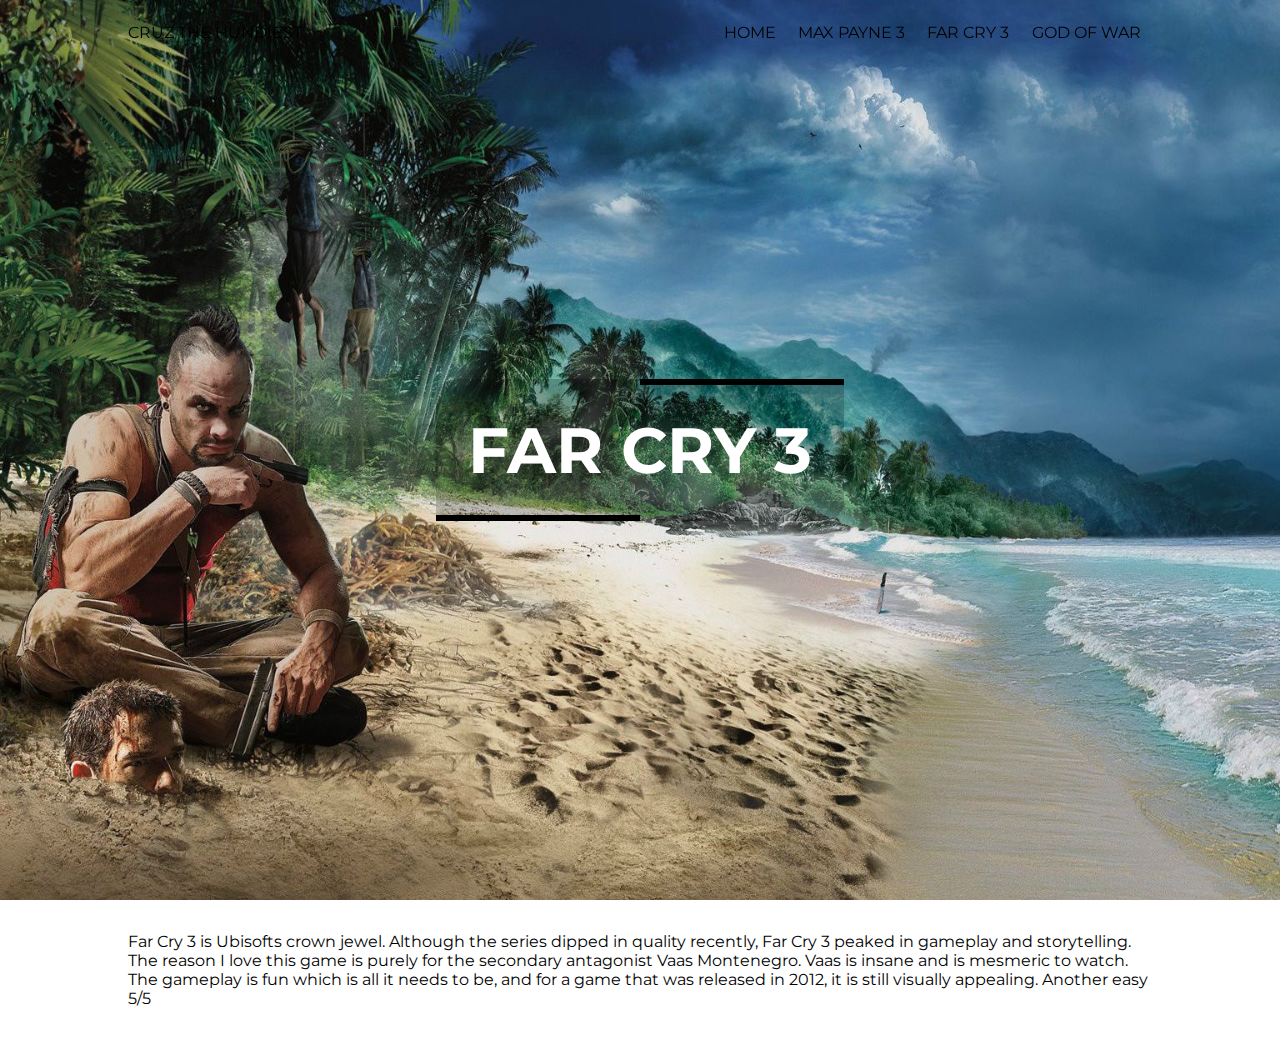
<file: docs/farcry3.html>
<!DOCTYPE html>
<html lang="en">
  <head>
    <meta charset="UTF-8" />
    <meta name="viewport" content="width=device-width, initial-scale=1.0" />
    <link rel="stylesheet" href="css/main.css" />
    <title>Ol Mate Reviews</title>
  </head>
  <body class="class-for-index">
    <header class="main-header">
      <div class="logo">
        <a href="index.html">Cruz the Hundiest</a>
      </div>

      <input type="checkbox" class="menu-btn" id="menu-btn" />
      <label for="menu-btn" class="menu-icon">
        <span class="menu-icon__line"></span>
      </label>

      <ul class="nav-links">
        <li class="nav-link">
          <a href="index.html">Home</a>
        </li>
        <li class="nav-link">
          <a href="maxpayne3.html">Max Payne 3</a>
        </li>
        <li class="nav-link">
          <a href="farcry3.html">Far Cry 3</a>
        </li>
        <li class="nav-link">
          <a href="godofwar.html">God of War</a>
        </li>
      </ul>
    </header>

    <div class="farcry3">
      <h1>Far Cry 3</h1>
    </div>

    <div class="container">
      <p>
        Far Cry 3 is Ubisofts crown jewel. Although the series dipped in quality recently, Far Cry 3 peaked in gameplay and storytelling. The reason I love this game is purely for the secondary antagonist Vaas Montenegro. Vaas is insane and is mesmeric to watch. The gameplay is fun which is all it needs to be, and for a game that was released in 2012, it is still visually appealing. Another easy 5/5 
      </p>
      <p>
        
      </p>
    </div>

    <script src="js/main.js"></script>
  </body>
</html>
</file>
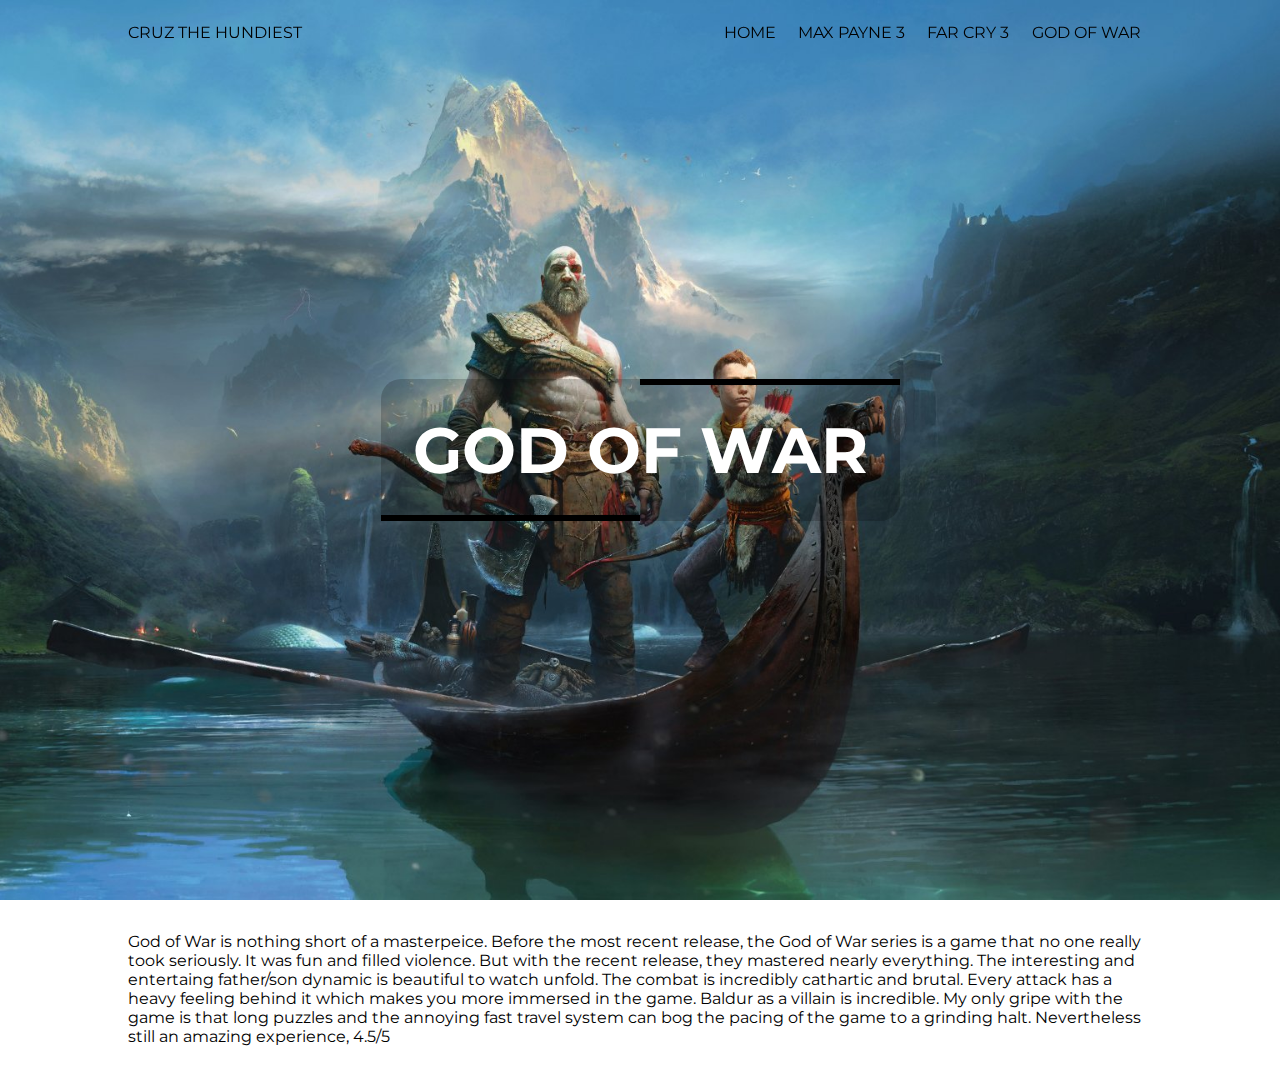
<file: docs/godofwar.html>
<!DOCTYPE html>
<html lang="en">
  <head>
    <meta charset="UTF-8" />
    <meta name="viewport" content="width=device-width, initial-scale=1.0" />
    <link rel="stylesheet" href="css/main.css" />
    <title>Ol Mate Reviews</title>
  </head>
  <body class="class-for-index">
    <header class="main-header">
      <div class="logo">
        <a href="index.html">Cruz the Hundiest</a>
      </div>

      <input type="checkbox" class="menu-btn" id="menu-btn" />
      <label for="menu-btn" class="menu-icon">
        <span class="menu-icon__line"></span>
      </label>

      <ul class="nav-links">
        <li class="nav-link">
          <a href="index.html">Home</a>
        </li>
        <li class="nav-link">
          <a href="maxpayne3.html">Max Payne 3</a>
        </li>
        <li class="nav-link">
          <a href="farcry3.html">Far Cry 3</a>
        </li>
        <li class="nav-link">
          <a href="godofwar.html">God of War</a>
        </li>
      </ul>
    </header>

    <div class="godofwar">
      <h1>God of War</h1>
    </div>

    <div class="container">
      <p>God of War is nothing short of a masterpeice. Before the most recent release, the God of War series is a game that no one really took seriously. It was fun and filled violence. But with the recent release, they mastered nearly everything. The interesting and entertaing father/son dynamic is beautiful to watch unfold. The combat is incredibly cathartic and brutal. Every attack has a heavy feeling behind it which makes you more immersed in the game. Baldur as a villain is incredible. My only gripe with the game is that long puzzles and the annoying fast travel system can bog the pacing of the game to a grinding halt. Nevertheless still an amazing experience, 4.5/5 
      </p>
      <p>
        
      </p>
    </div>

    <script src="js/main.js"></script>
  </body>
</html>
</file>
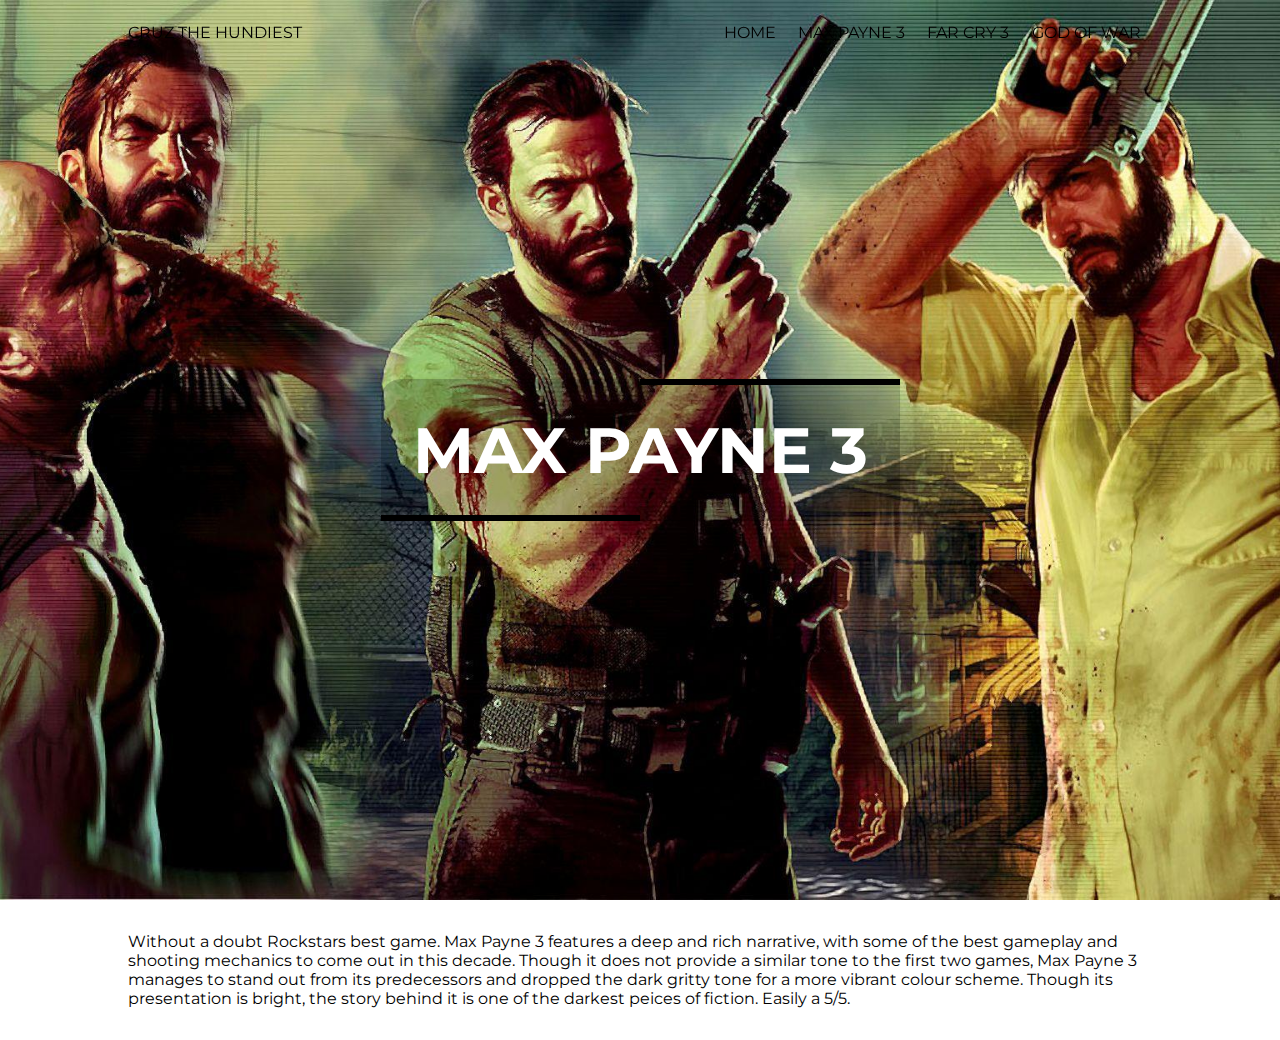
<file: docs/maxpayne3.html>
<!DOCTYPE html>
<html lang="en">
  <head>
    <meta charset="UTF-8" />
    <meta name="viewport" content="width=device-width, initial-scale=1.0" />
    <link rel="stylesheet" href="css/main.css" />
    <title>Ol Mate Reviews</title>
  </head>
  <body class="class-for-index">
    <header class="main-header">
      <div class="logo">
        <a href="index.html">Cruz the Hundiest</a>
      </div>

      <input type="checkbox" class="menu-btn" id="menu-btn" />
      <label for="menu-btn" class="menu-icon">
        <span class="menu-icon__line"></span>
      </label>

      <ul class="nav-links">
        <li class="nav-link">
          <a href="index.html">Home</a>
        </li>
        <li class="nav-link">
          <a href="maxpayne3.html">Max Payne 3</a>
        </li>
        <li class="nav-link">
          <a href="farcry3.html">Far Cry 3</a>
        </li>
        <li class="nav-link">
          <a href="godofwar.html">God of War</a>
        </li>
      </ul>
    </header>

    <div class="maxpayne3">
      <h1>Max Payne 3</h1>
    </div>

    <div class="container">
      <p>
        Without a doubt Rockstars best game. Max Payne 3 features a deep and rich narrative, with some of the best gameplay and shooting mechanics to come out in this decade. Though it does not provide a similar tone to the first two games, Max Payne 3 manages to stand out from its predecessors and dropped the dark gritty tone for a more vibrant colour scheme. Though its presentation is bright, the story behind it is one of the darkest peices of fiction. Easily a 5/5.
      </p>
      <p>
        
      </p>
    </div>

    <script src="js/main.js"></script>
  </body>
</html>
</file>
<file: docs/css/main.css>
@import url("https://fonts.googleapis.com/css?family=Montserrat&display=swap");
.hero {
  height: 100vh;
  background: url("../img/bgimg.jpg") no-repeat bottom center;
  background-size: cover;
  display: -webkit-box;
  display: -ms-flexbox;
  display: flex;
  -webkit-box-pack: center;
      -ms-flex-pack: center;
          justify-content: center;
  -webkit-box-align: center;
      -ms-flex-align: center;
          align-items: center;
  padding: 0 10vw;
  color: #fff;
}

.hero h1 {
  position: relative;
  font-size: 4rem;
  text-transform: uppercase;
  text-align: center;
  background: rgba(0, 0, 0, 0.2);
  padding: 2rem;
  border-radius: 20px 0;
}

.hero h1::before, .hero h1::after {
  content: "";
  position: absolute;
  top: 0;
  height: 100%;
  width: 50%;
}

.hero h1::before {
  left: 0;
  border-bottom: 6px solid #000;
}

.hero h1::after {
  right: 0;
  border-top: 6px solid #000;
}

.main-header {
  position: fixed;
  display: -webkit-box;
  display: -ms-flexbox;
  display: flex;
  -webkit-box-pack: justify;
      -ms-flex-pack: justify;
          justify-content: space-between;
  -webkit-box-align: center;
      -ms-flex-align: center;
          align-items: center;
  height: 65px;
  width: 100vw;
  padding: 0 10vw;
  color: #000;
  z-index: 1;
  -webkit-transition: 0.4s ease-out;
  transition: 0.4s ease-out;
}

.main-header a {
  text-decoration: none;
  color: inherit;
  text-transform: uppercase;
}

.main-header .nav-links {
  display: -webkit-box;
  display: -ms-flexbox;
  display: flex;
  list-style: none;
}

.main-header .nav-links .nav-link {
  -webkit-transition: opacity 0.4s ease-in-out, -webkit-transform 0.6s cubic-bezier(0.175, 0.885, 0.32, 1.275);
  transition: opacity 0.4s ease-in-out, -webkit-transform 0.6s cubic-bezier(0.175, 0.885, 0.32, 1.275);
  transition: opacity 0.4s ease-in-out, transform 0.6s cubic-bezier(0.175, 0.885, 0.32, 1.275);
  transition: opacity 0.4s ease-in-out, transform 0.6s cubic-bezier(0.175, 0.885, 0.32, 1.275), -webkit-transform 0.6s cubic-bezier(0.175, 0.885, 0.32, 1.275);
}

.main-header .nav-links .nav-link:nth-of-type(2) {
  -webkit-transition-delay: 0.1s;
          transition-delay: 0.1s;
}

.main-header .nav-links .nav-link:nth-of-type(3) {
  -webkit-transition-delay: 0.2s;
          transition-delay: 0.2s;
}

.main-header .nav-links .nav-link:nth-of-type(4) {
  -webkit-transition-delay: 0.3s;
          transition-delay: 0.3s;
}

.main-header .nav-links .nav-link a {
  margin: 0.2rem;
  padding: 1rem 0.5rem;
}

.main-header .nav-links .nav-link a:hover {
  background: rgba(255, 255, 255, 0.2);
}

.main-header .menu-icon {
  position: relative;
  padding: 26px 10px;
  cursor: pointer;
  z-index: 1;
  display: none;
}

.main-header .menu-icon__line {
  display: block;
  position: relative;
  background: #000;
  height: 2px;
  width: 20px;
  border-radius: 4px;
}

.main-header .menu-icon__line::before, .main-header .menu-icon__line::after {
  content: "";
  position: absolute;
  height: 100%;
  width: 100%;
  border-radius: 4px;
  background: #000;
  -webkit-transition: background 0.8s ease;
  transition: background 0.8s ease;
}

.main-header .menu-icon__line::before {
  -webkit-transform: translateY(-5px);
          transform: translateY(-5px);
}

.main-header .menu-icon__line::after {
  -webkit-transform: translateY(5px);
          transform: translateY(5px);
}

.main-header .menu-btn {
  position: absolute;
  top: -100px;
}

.main-header .menu-btn:focus ~ .menu-icon .menu-icon__line::before {
  -webkit-transform: translateY(-7px);
          transform: translateY(-7px);
}

.main-header .menu-btn:focus ~ .menu-icon .menu-icon__line::after {
  -webkit-transform: translateY(7px);
          transform: translateY(7px);
}

.main-header.scrolled {
  height: 50px;
  background: rgba(0, 0, 0, 0.9);
  color: #fff;
}

.main-header.scrolled .menu-icon__line, .main-header.scrolled .menu-icon__line::before, .main-header.scrolled .menu-icon__line::after {
  background: #fff;
}

@media screen and (max-width: 767px) {
  .main-header .menu-icon {
    display: block;
  }
  .main-header .menu-icon__line {
    -webkit-animation: closedMid 0.8s backwards;
            animation: closedMid 0.8s backwards;
    animation-direction: reverse;
  }
  .main-header .menu-icon__line::before {
    -webkit-animation: closedTop 0.8s backwards;
            animation: closedTop 0.8s backwards;
    animation-direction: reverse;
  }
  .main-header .menu-icon__line::after {
    -webkit-animation: closedBtm 0.8s backwards;
            animation: closedBtm 0.8s backwards;
    animation-direction: reverse;
  }
  .main-header .nav-links {
    position: absolute;
    top: 0;
    left: 0;
    opacity: 0;
    -webkit-box-orient: vertical;
    -webkit-box-direction: normal;
        -ms-flex-direction: column;
            flex-direction: column;
    -webkit-box-pack: space-evenly;
        -ms-flex-pack: space-evenly;
            justify-content: space-evenly;
    -webkit-box-align: center;
        -ms-flex-align: center;
            align-items: center;
    padding: 10rem 0;
    width: 100vw;
    height: 100vh;
    font-size: 2rem;
    color: #fff;
    background: #272727;
    -webkit-transition: opacity 0.8s 0.5s, -webkit-clip-path 1s 0.5s;
    transition: opacity 0.8s 0.5s, -webkit-clip-path 1s 0.5s;
    transition: opacity 0.8s 0.5s, clip-path 1s 0.5s;
    transition: opacity 0.8s 0.5s, clip-path 1s 0.5s, -webkit-clip-path 1s 0.5s;
    -webkit-clip-path: circle(200px at top right);
            clip-path: circle(200px at top right);
  }
  .main-header .nav-links .nav-link {
    opacity: 0;
    -webkit-transform: translateX(100%);
            transform: translateX(100%);
    width: 100%;
    text-align: center;
  }
  .main-header .nav-links .nav-link a {
    display: block;
    padding: 2rem 0;
  }
  .main-header .menu-btn:checked ~ .nav-links {
    opacity: 1;
    -webkit-clip-path: circle(100% at center);
            clip-path: circle(100% at center);
  }
  .main-header .menu-btn:checked ~ .nav-links .nav-link {
    opacity: 1;
    -webkit-transform: translateX(0);
            transform: translateX(0);
    -webkit-transition: opacity 0.4s ease-in-out 1s, -webkit-transform 0.6s cubic-bezier(0.175, 0.885, 0.32, 1.275);
    transition: opacity 0.4s ease-in-out 1s, -webkit-transform 0.6s cubic-bezier(0.175, 0.885, 0.32, 1.275);
    transition: opacity 0.4s ease-in-out 1s, transform 0.6s cubic-bezier(0.175, 0.885, 0.32, 1.275);
    transition: opacity 0.4s ease-in-out 1s, transform 0.6s cubic-bezier(0.175, 0.885, 0.32, 1.275), -webkit-transform 0.6s cubic-bezier(0.175, 0.885, 0.32, 1.275);
  }
  .main-header .menu-btn:checked ~ .nav-links .nav-link:nth-of-type(1) {
    -webkit-transition-delay: 0.7s;
            transition-delay: 0.7s;
  }
  .main-header .menu-btn:checked ~ .nav-links .nav-link:nth-of-type(2) {
    -webkit-transition-delay: 0.8s;
            transition-delay: 0.8s;
  }
  .main-header .menu-btn:checked ~ .nav-links .nav-link:nth-of-type(3) {
    -webkit-transition-delay: 0.9s;
            transition-delay: 0.9s;
  }
  .main-header .menu-btn:checked ~ .nav-links .nav-link:nth-of-type(4) {
    -webkit-transition-delay: 1s;
            transition-delay: 1s;
  }
  .main-header .menu-btn:checked ~ .menu-icon {
    border-radius: 50%;
    -webkit-animation: pulse 1s;
            animation: pulse 1s;
  }
  .main-header .menu-btn:checked ~ .menu-icon .menu-icon__line {
    background: #fff;
    -webkit-animation: openMid 0.8s forwards;
            animation: openMid 0.8s forwards;
  }
  .main-header .menu-btn:checked ~ .menu-icon .menu-icon__line::before {
    background: #fff;
    -webkit-animation: openTop 0.8s forwards;
            animation: openTop 0.8s forwards;
  }
  .main-header .menu-btn:checked ~ .menu-icon .menu-icon__line::after {
    background: #fff;
    -webkit-animation: openBtm 0.8s forwards;
            animation: openBtm 0.8s forwards;
  }
  .hero h1 {
    font-size: 2rem;
  }
}

@-webkit-keyframes pulse {
  from {
    -webkit-box-shadow: 0 0 0 0px rgba(255, 255, 255, 0.6);
            box-shadow: 0 0 0 0px rgba(255, 255, 255, 0.6);
    background: rgba(255, 255, 255, 0.6);
  }
  to {
    -webkit-box-shadow: 0 0 0 1000px rgba(255, 255, 255, 0);
            box-shadow: 0 0 0 1000px rgba(255, 255, 255, 0);
    background: rgba(255, 255, 255, 0);
  }
}

@keyframes pulse {
  from {
    -webkit-box-shadow: 0 0 0 0px rgba(255, 255, 255, 0.6);
            box-shadow: 0 0 0 0px rgba(255, 255, 255, 0.6);
    background: rgba(255, 255, 255, 0.6);
  }
  to {
    -webkit-box-shadow: 0 0 0 1000px rgba(255, 255, 255, 0);
            box-shadow: 0 0 0 1000px rgba(255, 255, 255, 0);
    background: rgba(255, 255, 255, 0);
  }
}

@-webkit-keyframes openTop {
  0% {
    -webkit-transform: translateY(-5px) rotate(0deg);
            transform: translateY(-5px) rotate(0deg);
  }
  50% {
    -webkit-transform: translateY(0px) rotate(0deg);
            transform: translateY(0px) rotate(0deg);
  }
  100% {
    -webkit-transform: translateY(0px) rotate(90deg);
            transform: translateY(0px) rotate(90deg);
  }
}

@keyframes openTop {
  0% {
    -webkit-transform: translateY(-5px) rotate(0deg);
            transform: translateY(-5px) rotate(0deg);
  }
  50% {
    -webkit-transform: translateY(0px) rotate(0deg);
            transform: translateY(0px) rotate(0deg);
  }
  100% {
    -webkit-transform: translateY(0px) rotate(90deg);
            transform: translateY(0px) rotate(90deg);
  }
}

@-webkit-keyframes closedTop {
  0% {
    -webkit-transform: translateY(-5px) rotate(0deg);
            transform: translateY(-5px) rotate(0deg);
  }
  50% {
    -webkit-transform: translateY(0px) rotate(0deg);
            transform: translateY(0px) rotate(0deg);
  }
  100% {
    -webkit-transform: translateY(0px) rotate(90deg);
            transform: translateY(0px) rotate(90deg);
  }
}

@keyframes closedTop {
  0% {
    -webkit-transform: translateY(-5px) rotate(0deg);
            transform: translateY(-5px) rotate(0deg);
  }
  50% {
    -webkit-transform: translateY(0px) rotate(0deg);
            transform: translateY(0px) rotate(0deg);
  }
  100% {
    -webkit-transform: translateY(0px) rotate(90deg);
            transform: translateY(0px) rotate(90deg);
  }
}

@-webkit-keyframes openMid {
  50% {
    -webkit-transform: rotate(0deg);
            transform: rotate(0deg);
  }
  100% {
    -webkit-transform: rotate(45deg);
            transform: rotate(45deg);
  }
}

@keyframes openMid {
  50% {
    -webkit-transform: rotate(0deg);
            transform: rotate(0deg);
  }
  100% {
    -webkit-transform: rotate(45deg);
            transform: rotate(45deg);
  }
}

@-webkit-keyframes closedMid {
  50% {
    -webkit-transform: rotate(0deg);
            transform: rotate(0deg);
  }
  100% {
    -webkit-transform: rotate(45deg);
            transform: rotate(45deg);
  }
}

@keyframes closedMid {
  50% {
    -webkit-transform: rotate(0deg);
            transform: rotate(0deg);
  }
  100% {
    -webkit-transform: rotate(45deg);
            transform: rotate(45deg);
  }
}

@-webkit-keyframes openBtm {
  0% {
    -webkit-transform: translateY(5px) rotate(0deg);
            transform: translateY(5px) rotate(0deg);
  }
  50% {
    -webkit-transform: translateY(0px) rotate(0deg);
            transform: translateY(0px) rotate(0deg);
  }
  100% {
    -webkit-transform: translateY(0px) rotate(90deg);
            transform: translateY(0px) rotate(90deg);
  }
}

@keyframes openBtm {
  0% {
    -webkit-transform: translateY(5px) rotate(0deg);
            transform: translateY(5px) rotate(0deg);
  }
  50% {
    -webkit-transform: translateY(0px) rotate(0deg);
            transform: translateY(0px) rotate(0deg);
  }
  100% {
    -webkit-transform: translateY(0px) rotate(90deg);
            transform: translateY(0px) rotate(90deg);
  }
}

@-webkit-keyframes closedBtm {
  0% {
    -webkit-transform: translateY(5px) rotate(0deg);
            transform: translateY(5px) rotate(0deg);
  }
  50% {
    -webkit-transform: translateY(0px) rotate(0deg);
            transform: translateY(0px) rotate(0deg);
  }
  100% {
    -webkit-transform: translateY(0px) rotate(90deg);
            transform: translateY(0px) rotate(90deg);
  }
}

@keyframes closedBtm {
  0% {
    -webkit-transform: translateY(5px) rotate(0deg);
            transform: translateY(5px) rotate(0deg);
  }
  50% {
    -webkit-transform: translateY(0px) rotate(0deg);
            transform: translateY(0px) rotate(0deg);
  }
  100% {
    -webkit-transform: translateY(0px) rotate(90deg);
            transform: translateY(0px) rotate(90deg);
  }
}

.maxpayne3 {
  height: 100vh;
  background: url("../img/mp3ba.jpg") no-repeat bottom center;
  background-size: cover;
  display: -webkit-box;
  display: -ms-flexbox;
  display: flex;
  -webkit-box-pack: center;
      -ms-flex-pack: center;
          justify-content: center;
  -webkit-box-align: center;
      -ms-flex-align: center;
          align-items: center;
  padding: 0 10vw;
  color: #fff;
}

.maxpayne3 h1 {
  position: relative;
  font-size: 4rem;
  text-transform: uppercase;
  text-align: center;
  background: rgba(0, 0, 0, 0.2);
  padding: 2rem;
  border-radius: 20px 0;
}

.maxpayne3 h1::before, .maxpayne3 h1::after {
  content: "";
  position: absolute;
  top: 0;
  height: 100%;
  width: 50%;
}

.maxpayne3 h1::before {
  left: 0;
  border-bottom: 6px solid #000;
}

.maxpayne3 h1::after {
  right: 0;
  border-top: 6px solid #000;
}

.godofwar {
  height: 100vh;
  background: url("../img/gowba.jpg") no-repeat bottom center;
  background-size: cover;
  display: -webkit-box;
  display: -ms-flexbox;
  display: flex;
  -webkit-box-pack: center;
      -ms-flex-pack: center;
          justify-content: center;
  -webkit-box-align: center;
      -ms-flex-align: center;
          align-items: center;
  padding: 0 10vw;
  color: #fff;
}

.godofwar h1 {
  position: relative;
  font-size: 4rem;
  text-transform: uppercase;
  text-align: center;
  background: rgba(0, 0, 0, 0.2);
  padding: 2rem;
  border-radius: 20px 0;
}

.godofwar h1::before, .godofwar h1::after {
  content: "";
  position: absolute;
  top: 0;
  height: 100%;
  width: 50%;
}

.godofwar h1::before {
  left: 0;
  border-bottom: 6px solid #000;
}

.godofwar h1::after {
  right: 0;
  border-top: 6px solid #000;
}

.farcry3 {
  height: 100vh;
  background: url("../img/fc3.jpg") no-repeat bottom center;
  background-size: cover;
  display: -webkit-box;
  display: -ms-flexbox;
  display: flex;
  -webkit-box-pack: center;
      -ms-flex-pack: center;
          justify-content: center;
  -webkit-box-align: center;
      -ms-flex-align: center;
          align-items: center;
  padding: 0 10vw;
  color: #fff;
}

.farcry3 h1 {
  position: relative;
  font-size: 4rem;
  text-transform: uppercase;
  text-align: center;
  background: rgba(0, 0, 0, 0.2);
  padding: 2rem;
  border-radius: 20px 0;
}

.farcry3 h1::before, .farcry3 h1::after {
  content: "";
  position: absolute;
  top: 0;
  height: 100%;
  width: 50%;
}

.farcry3 h1::before {
  left: 0;
  border-bottom: 6px solid #000;
}

.farcry3 h1::after {
  right: 0;
  border-top: 6px solid #000;
}

*,
*::before,
*::after {
  -webkit-box-sizing: border-box;
          box-sizing: border-box;
  margin: 0;
  padding: 0;
}

body {
  font-family: "Montserrat", sans-serif;
}

.container {
  width: 80%;
  margin: 2rem auto;
}

.container p {
  margin: 1rem 0;
}
/*# sourceMappingURL=main.css.map */
</file>
